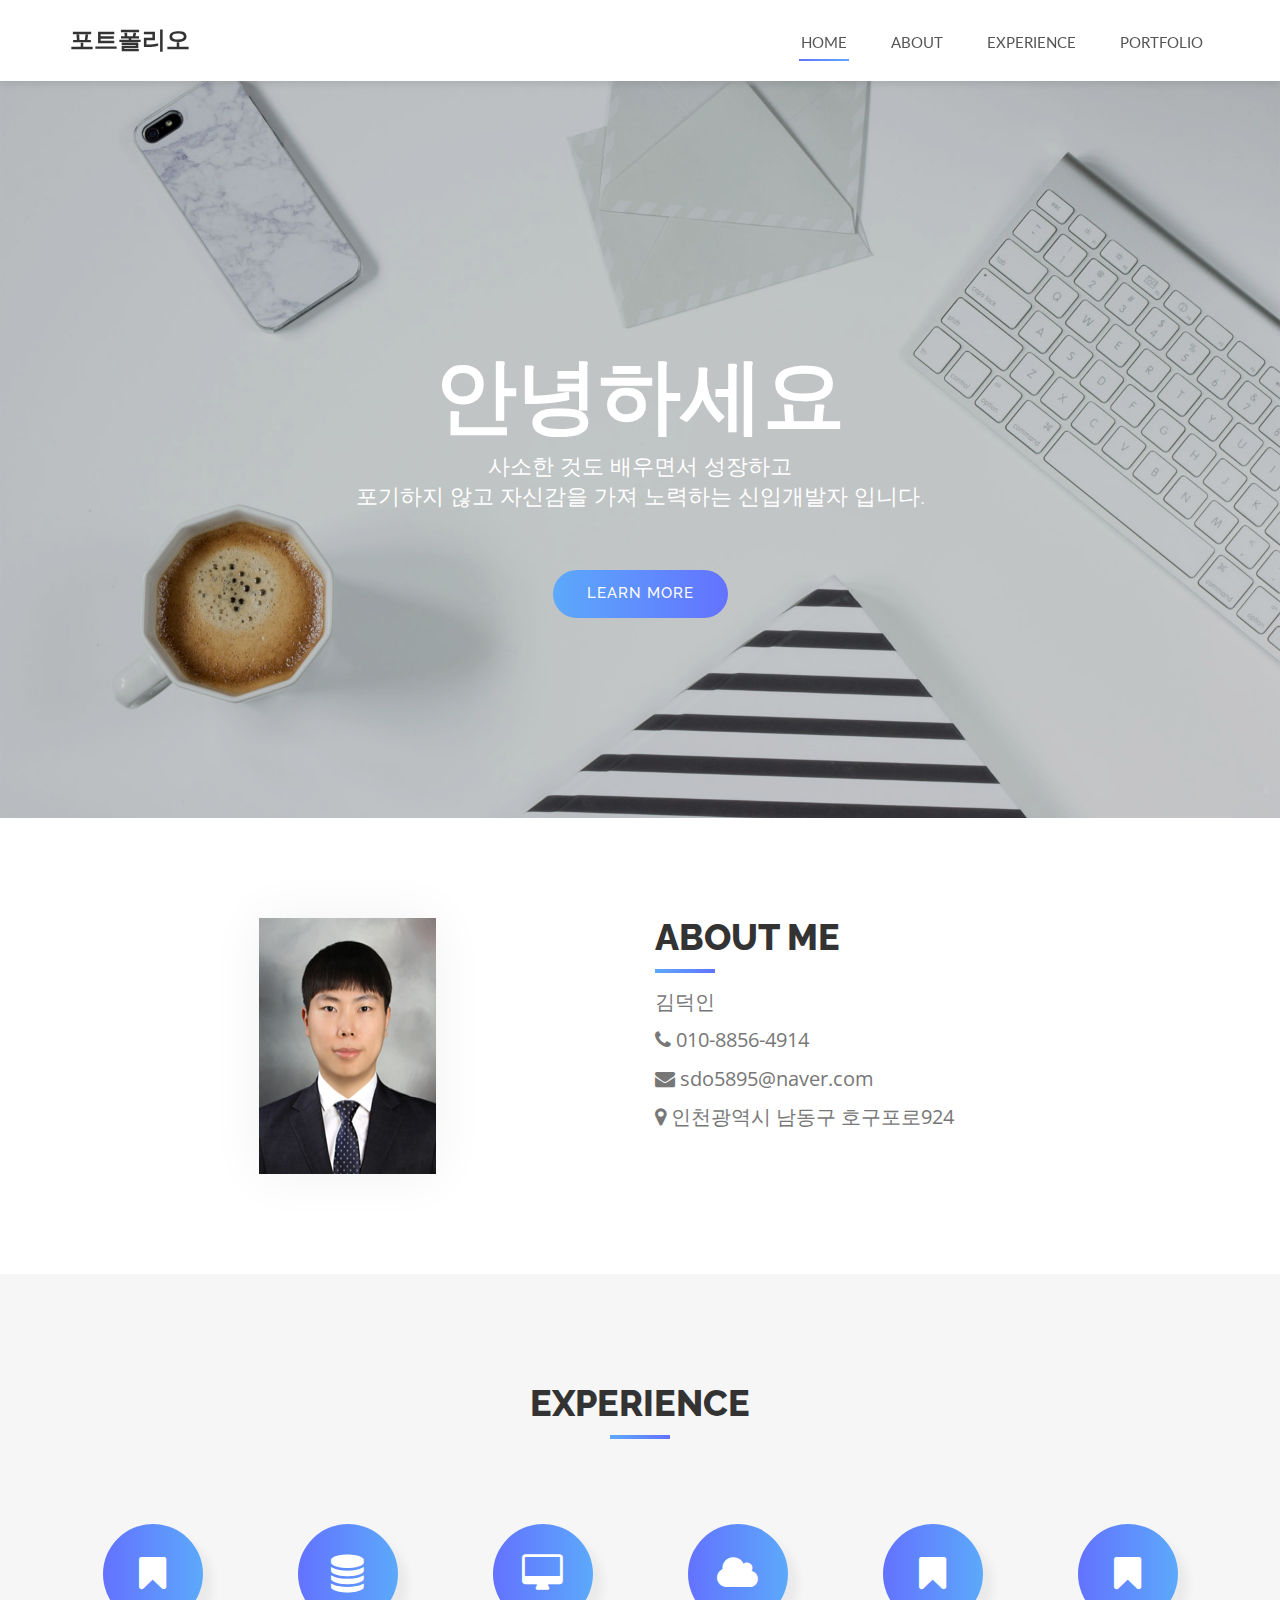
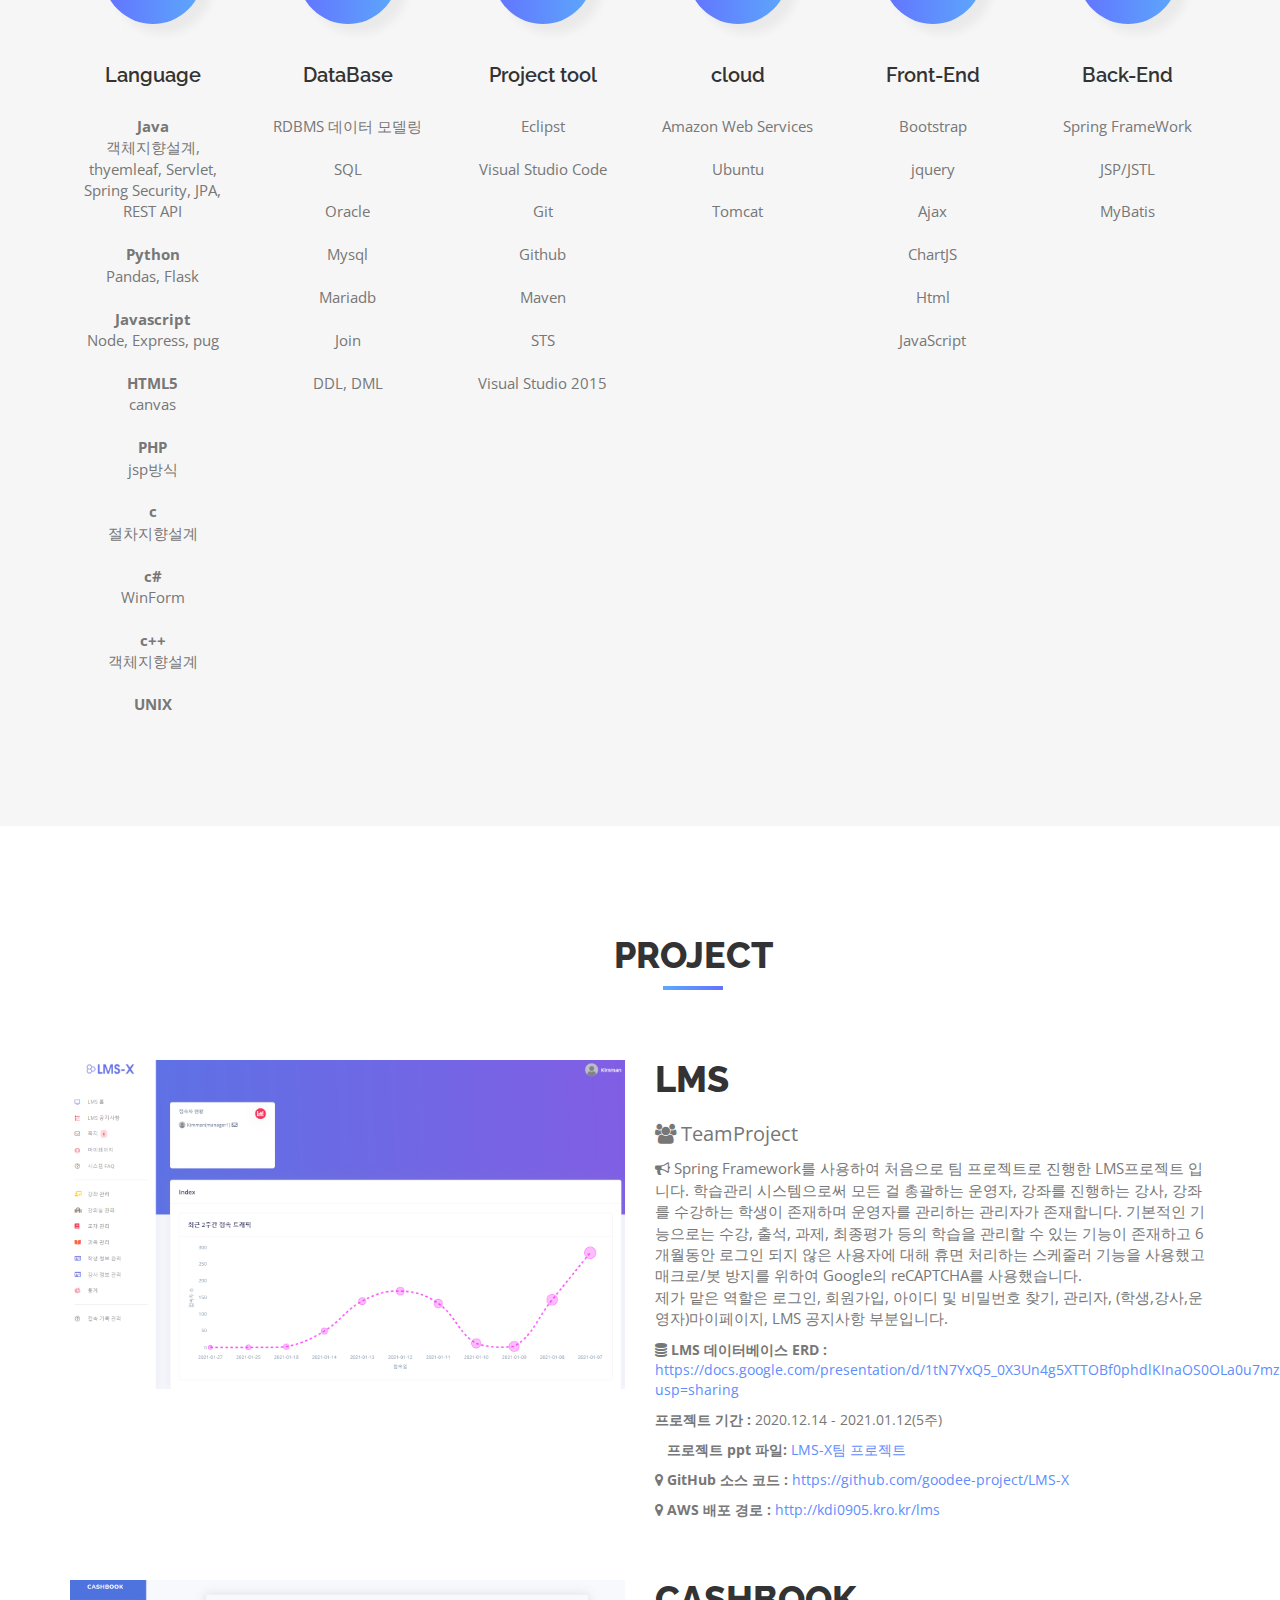
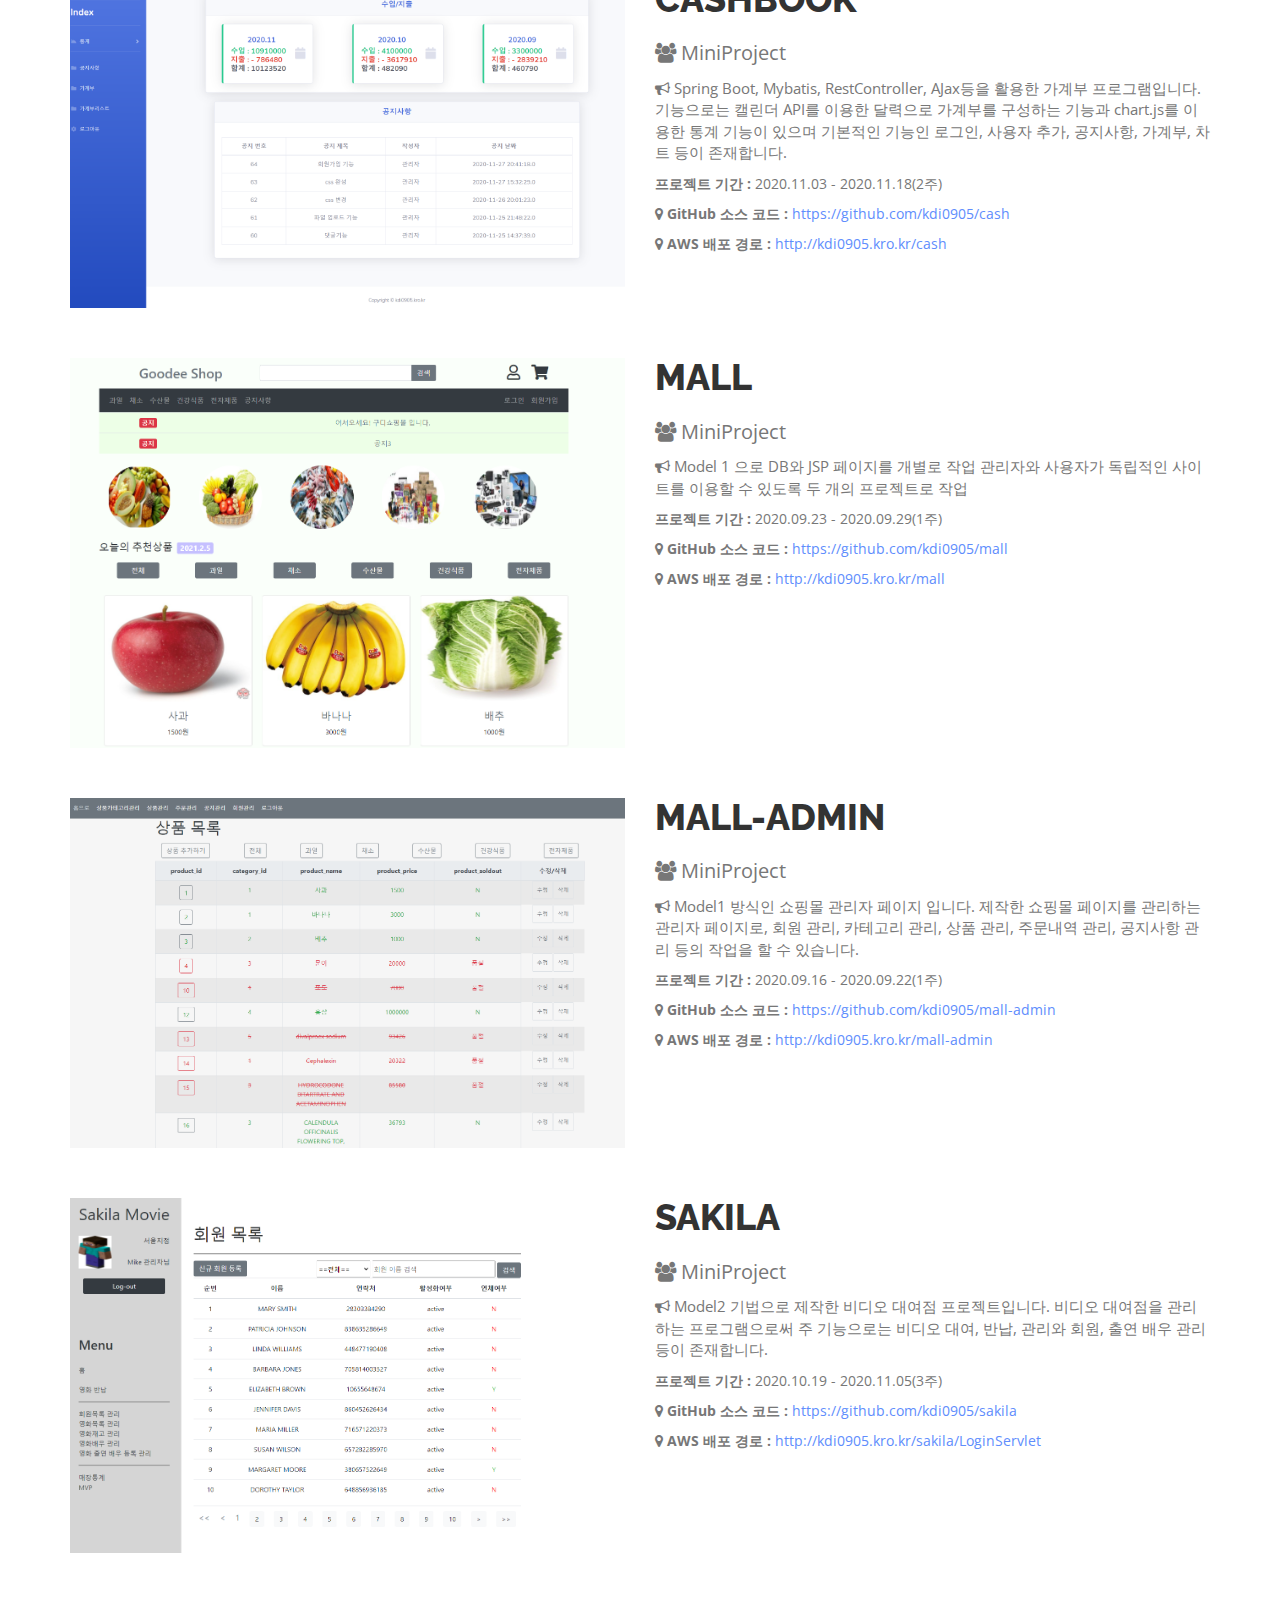
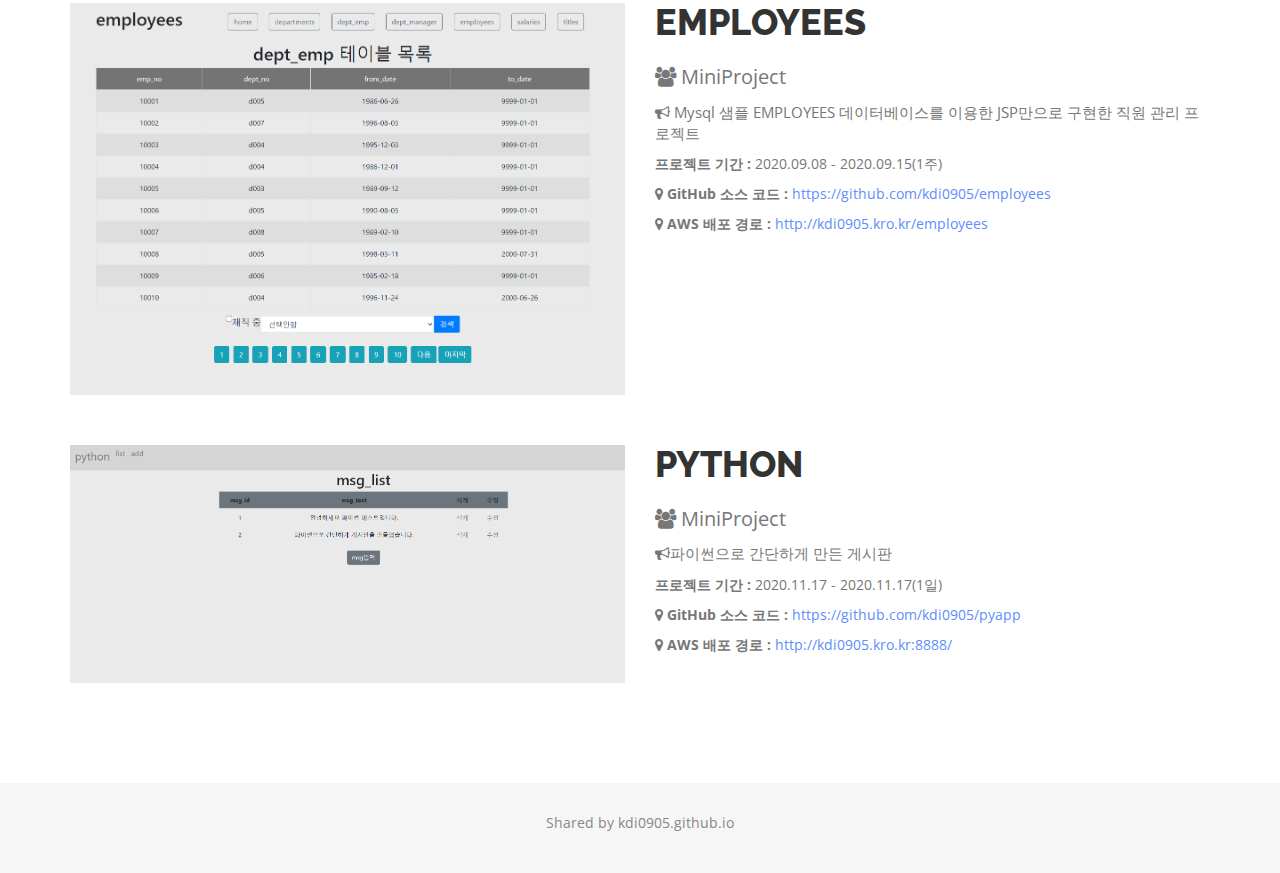
<file: index.html>
<!DOCTYPE html>
<html lang="en">
<head>
<meta charset="utf-8">
<meta name="viewport" content="width=device-width, initial-scale=1">
<title>포트폴리오</title>
<meta name="description" content="">
<meta name="author" content="">

<!-- Favicons
    ================================================== -->
<link rel="shortcut icon" href="img/favicon.ico" type="image/x-icon">
<link rel="apple-touch-icon" href="img/apple-touch-icon.png">
<link rel="apple-touch-icon" sizes="72x72" href="img/apple-touch-icon-72x72.png">
<link rel="apple-touch-icon" sizes="114x114" href="img/apple-touch-icon-114x114.png">

<!-- Bootstrap -->
<link rel="stylesheet" type="text/css"  href="css/bootstrap.css">
<link rel="stylesheet" type="text/css" href="fonts/font-awesome/css/font-awesome.css">

<!-- Stylesheet
    ================================================== -->
<link rel="stylesheet" type="text/css" href="css/style.css">
<link rel="stylesheet" type="text/css" href="css/nivo-lightbox/nivo-lightbox.css">
<link rel="stylesheet" type="text/css" href="css/nivo-lightbox/default.css">
<link href="https://fonts.googleapis.com/css?family=Open+Sans:300,400,600,700" rel="stylesheet">
<link href="https://fonts.googleapis.com/css?family=Lato:400,700" rel="stylesheet">
<link href="https://fonts.googleapis.com/css?family=Raleway:300,400,500,600,700,800,900" rel="stylesheet">
<link rel="stylesheet" href="https://use.fontawesome.com/releases/v5.7.0/css/all.css" integrity="sha384-lZN37f5QGtY3VHgisS14W3ExzMWZxybE1SJSEsQp9S+oqd12jhcu+A56Ebc1zFSJ" crossorigin="anonymous">
<!-- HTML5 shim and Respond.js for IE8 support of HTML5 elements and media queries -->
<!-- WARNING: Respond.js doesn't work if you view the page via file:// -->
<!--[if lt IE 9]>
      <script src="https://oss.maxcdn.com/html5shiv/3.7.2/html5shiv.min.js"></script>
      <script src="https://oss.maxcdn.com/respond/1.4.2/respond.min.js"></script>
    <![endif]-->
</head>
<body id="page-top" data-spy="scroll" data-target=".navbar-fixed-top">
<!-- Navigation
    ==========================================-->
    <nav id="menu" class="navbar navbar-default navbar-fixed-top">
      <div class="container"> 
        <!-- Brand and toggle get grouped for better mobile display -->
        <div class="navbar-header">
          <button type="button" class="navbar-toggle collapsed" data-toggle="collapse" data-target="#bs-example-navbar-collapse-1"> <span class="sr-only">Toggle navigation</span> <span class="icon-bar"></span> <span class="icon-bar"></span> <span class="icon-bar"></span> </button>
          <a class="navbar-brand page-scroll" href="#page-top">포트폴리오</a> </div>
        
        <!-- Collect the nav links, forms, and other content for toggling -->
        <div class="collapse navbar-collapse" id="bs-example-navbar-collapse-1">
          <ul class="nav navbar-nav navbar-right">
            <li><a href="#header" class="page-scroll">Home</a></li>
            <li><a href="#about" class="page-scroll">About</a></li>
            <li><a href="#features" class="page-scroll">experience</a></li>
            <li><a href="#portfolio" class="page-scroll">portfolio</a></li>
           
          </ul>
        </div>
        <!-- /.navbar-collapse --> 
      </div>
    </nav>
    <!-- Header -->
    <header id="header">
      <div class="intro">
        <div class="overlay">
          <div class="container">
            <div class="row">
              <div class="col-md-8 col-md-offset-2 intro-text">
                <h1>안녕하세요<span></span></h1>
                <p>사소한 것도 배우면서 성장하고 <br> 포기하지 않고 자신감을 가져 노력하는 신입개발자 입니다.</p>
                <a href="#about" class="btn btn-custom btn-lg page-scroll">Learn More</a> </div>
            </div>
          </div>
        </div>
      </div>
    </header>
<!-- About Section -->
<div id="about">
  <div class="container">
    <div class="row">
      <div class="col-xs-12 col-md-6"> <img src="img/kimdeokin.jpg" style="width:177px; height:256px; margin: auto;"  class="img-responsive" alt=""> </div>
      <div class="col-xs-12 col-md-6">
        <div class="about-text">
          <h2>About me</h2>
            
              <div style="font-size: 20px; margin-bottom: 10px;" >
                  <i class="fas fa-user-alt"></i> 김덕인
              </div>
              <div style="font-size: 20px; margin-bottom: 10px;"  >
                  <i class="fa fa-phone"></i> 010-8856-4914
              </div>
              <div style="font-size: 20px; margin-bottom: 10px;" >
                  <i class="fa fa-envelope"></i> sdo5895@naver.com
              </div>
              <div style="font-size: 20px; margin-bottom: 10px;" >
                <i class="fa fa-map-marker"></i> 인천광역시 남동구 호구포로924
              </div>
           
        </div>
      </div>
    </div>
  </div>
</div>
<!-- Features Section -->
<div id="features" class="text-center">
  <div class="container">
    <div class="col-md-10 col-md-offset-1 section-title">
      <h2>experience</h2>
    </div>
    <div class="row">
      <div class="col-xs-6 col-md-2"> <i class="fa fa-bookmark"></i>
        <h3>Language</h3><br>
        <p><strong> Java </strong><br> 객체지향설계,  thyemleaf, Servlet, Spring Security, JPA,  REST API
          <br><br><strong> Python </strong><br>  Pandas, Flask
          <br><br><strong> Javascript </strong><br>  Node, Express, pug 
          <br><br><strong>HTML5  </strong><br> canvas
          <br><br><strong>PHP  </strong><br> jsp방식
          <br><br><strong>c  </strong><br> 절차지향설계
          <br><br><Strong>c#  </Strong><br> WinForm 
          <br><br><strong>c++  </strong><br> 객체지향설계 
          <br><br><strong>UNIX  </strong></p>
      </div>
      <div class="col-xs-6 col-md-2"> <i class="fa fa-database"></i>
        <h3>DataBase</h3><br>
        <p>RDBMS 데이터 모델링 <br><br> SQL  <br><br> Oracle <br><br> Mysql <br><br> Mariadb <br><br>Join <br><br> DDL, DML </p>
      </div>
      <div class="col-xs-6 col-md-2"> <i class="fa fa-desktop"></i>
        <h3>Project tool</h3><br>
        <p>Eclipst <br><br> Visual Studio Code <br><br> Git <br><br> Github <br><br> Maven <br><br> STS <br><br> Visual Studio 2015</p>
      </div>
      <div class="col-xs-6 col-md-2"> <i class="fa fa-cloud"></i>
        <h3>cloud</h3><br>
        <p>Amazon Web Services <br><br> Ubuntu <br><br> Tomcat </p>
      </div>
      <div class="col-xs-6 col-md-2"> <i class="fa fa-bookmark"></i>
        <h3>Front-End</h3><br>
        <p> Bootstrap
          <br><br>jquery
          <br><br>Ajax
          <br><br>ChartJS
          <br><br>Html
          <br><br>JavaScript
        </p>
      </div>
      <div class="col-xs-6 col-md-2"> <i class="fa fa-bookmark"></i>
        <h3>Back-End</h3><br>
        <p>   Spring FrameWork
          <br><br>JSP/JSTL
          <br><br>MyBatis
        </p>
      </div>
    </div>
  </div>
</div>
<div id="portfolio">
  <div class=" col-md-offset-1 section-title text-center">
    <h2>Project</h2>
  </div>
  <div class="container">
   
    <div class="row">
      <div class="col-xs-12 col-md-6">
        <a href="http://kdi0905.kro.kr/lms" target="_blank"><img src="img/LMS.PNG" style=" margin: auto;"  class="img-responsive" alt=""></a>
      </div>
      <div class="col-xs-12 col-md-6">
        <div class="about-text">
          <h2>LMS</h2>
            
              <div style="font-size: 20px; margin-bottom: 10px;" >
                  <i class="fa fa-group"></i> TeamProject
              </div>
              
              <div style="font-size: 15px; margin-bottom: 10px;" >
                  <i class="fa fa-bullhorn"></i> Spring Framework를 사용하여 처음으로 팀 프로젝트로 진행한 LMS프로젝트 입니다.
                  학습관리 시스템으로써 모든 걸 총괄하는 운영자, 강좌를 진행하는 강사, 강좌를 수강하는 학생이 존재하며 운영자를 관리하는 관리자가 존재합니다. 기본적인 기능으로는 수강, 출석, 과제, 최종평가 등의 학습을 관리할 수 있는 기능이 존재하고 6개월동안 로그인 되지 않은 사용자에 대해 휴면 처리하는 스케줄러 기능을 사용했고 매크로/봇 방지를 위하여 Google의 reCAPTCHA를 사용했습니다.
                  <br>
                  제가 맡은 역할은 로그인, 회원가입, 아이디 및 비밀번호 찾기, 관리자, (학생,강사,운영자)마이페이지, LMS 공지사항  부분입니다. 
              </div>
              <div style=" margin-bottom:10px;" >
                <i class="fa fa-database"></i> 
                <span><strong> LMS 데이터베이스 ERD : </strong> <a href=" https://docs.google.com/presentation/d/1tN7YxQ5_0X3Un4g5XTTOBf0phdlKInaOS0OLa0u7mzA/edit?usp=sharing" target="_blank"> https://docs.google.com/presentation/d/1tN7YxQ5_0X3Un4g5XTTOBf0phdlKInaOS0OLa0u7mzA/edit?usp=sharing</a></span><br>
              </div>
             
              <div style=" margin-bottom:10px;" >
                <i class="far fa-clock"></i> 
                <span><strong> 프로젝트 기간 : </strong> 2020.12.14 - 2021.01.12(5주)</span><br>
              </div>
              <div style=" margin-bottom:10px;" >
                <i class="fas fa-envelope-square"></i> 
                <span><strong> 프로젝트 ppt 파일: </strong><a href="img/LMS-X.pptx" download>LMS-X팀 프로젝트</a></span><br>
              </div>
              <div style=" margin-bottom:10px;" >
                <i class="fa fa-map-marker"></i> 
                <span><strong> GitHub 소스 코드 : </strong> <a href="https://github.com/goodee-project/LMS-X" target="_blank">https://github.com/goodee-project/LMS-X </a></span><br>
              </div>
              <div style=" margin-bottom:10px;" >
                <i class="fa fa-map-marker"></i> 
                <span><strong> AWS 배포 경로 :  </strong> <a href="http://kdi0905.kro.kr/lms" target="_blank">http://kdi0905.kro.kr/lms</a> </span>
              </div>
        </div>
      </div>
    </div>
  </div>
  <div class="container" style="margin-top: 50px;">
    <div class="row">
      <div class="col-xs-12 col-md-6">
        <a href="http://kdi0905.kro.kr/cash" target="_blank"> <img src="img/Cashbook.PNG" style="margin: auto;"  class="img-responsive" alt=""></a>
      </div>
      <div class="col-xs-12 col-md-6">
        <div class="about-text">
          <h2>CashBook</h2>
              <div style="font-size: 20px; margin-bottom: 10px;" >
                  <i class="fa fa-group"></i> MiniProject
              </div>
              
              <div style="font-size: 15px; margin-bottom: 10px;" >
                  <i class="fa fa-bullhorn"></i> Spring Boot, Mybatis, RestController, AJax등을 활용한 가계부 프로그램입니다. 기능으로는 캘린더 API를 이용한 달력으로 가계부를 구성하는 기능과 chart.js를 이용한 통계 기능이 있으며 기본적인 기능인 로그인, 사용자 추가, 공지사항, 가계부, 차트 등이 존재합니다.
              </div>
              <div style=" margin-bottom:10px;" >
                <i class="far fa-clock"></i> 
                <span><strong> 프로젝트 기간 : </strong>2020.11.03 - 2020.11.18(2주)</span><br>
              </div>
              <div style=" margin-bottom:10px;" >
                <i class="fa fa-map-marker"></i> 
                <span><strong> GitHub 소스 코드 : </strong> <a href="https://github.com/kdi0905/cash" target="_blank">https://github.com/kdi0905/cash</a></span><br>
              </div>
              <div style=" margin-bottom:10px;" >
                <i class="fa fa-map-marker"></i> 
                <span><strong> AWS 배포 경로 :  </strong> <a href="http://kdi0905.kro.kr/cash" target="_blank">http://kdi0905.kro.kr/cash</a> </span>
              </div>
        </div>
      </div>
    </div>
  </div>
  <div class="container" style="margin-top: 50px;">
    <div class="row">
      <div class="col-xs-12 col-md-6">
        <a href="http://kdi0905.kro.kr/mall" target="_blank"> <img src="img/mall.PNG" style=" margin: auto;"  class="img-responsive" alt=""></a>
      </div>
      <div class="col-xs-12 col-md-6">
        <div class="about-text">
          <h2>mall</h2>
              <div style="font-size: 20px; margin-bottom: 10px;" >
                  <i class="fa fa-group"></i> MiniProject
              </div>
              
              <div style="font-size: 15px; margin-bottom: 10px;" >
                  <i class="fa fa-bullhorn"></i> Model 1 으로 DB와 JSP 페이지를 개별로 작업 관리자와 사용자가 독립적인 사이트를 이용할 수 있도록 두 개의 프로젝트로 작업
              </div>
              <div style=" margin-bottom:10px;" >
                <i class="far fa-clock"></i> 
                <span><strong> 프로젝트 기간 : </strong>2020.09.23 - 2020.09.29(1주)</span><br>
              </div>
              <div style=" margin-bottom:10px;" >
                <i class="fa fa-map-marker"></i> 
                <span><strong> GitHub 소스 코드 : </strong> <a href="https://github.com/kdi0905/mall" target="_blank">https://github.com/kdi0905/mall</a></span><br>
              </div>
              <div style=" margin-bottom:10px;" >
                <i class="fa fa-map-marker"></i> 
                <span><strong> AWS 배포 경로 :  </strong> <a href="http://kdi0905.kro.kr/mall" target="_blank">http://kdi0905.kro.kr/mall</a> </span>
              </div>
        </div>
      </div>
    </div>
  </div>
  <div class="container" style="margin-top: 50px;">
    <div class="row">
      <div class="col-xs-12 col-md-6">
        <a href="http://kdi0905.kro.kr/mall-admin" target="_blank"> <img src="img/mall-admin.PNG" style=" margin: auto;"  class="img-responsive" alt=""></a>
      </div>
      <div class="col-xs-12 col-md-6">
        <div class="about-text">
          <h2>mall-admin</h2>
              <div style="font-size: 20px; margin-bottom: 10px;" >
                  <i class="fa fa-group"></i> MiniProject
              </div>
              
              <div style="font-size: 15px; margin-bottom: 10px;" >
                  <i class="fa fa-bullhorn"></i> Model1 방식인 쇼핑몰 관리자 페이지 입니다. 제작한 쇼핑몰 페이지를 관리하는 관리자 페이지로, 회원 관리, 카테고리 관리, 상품 관리, 주문내역 관리, 공지사항 관리 등의 작업을 할 수 있습니다.
              </div>
              <div style=" margin-bottom:10px;" >
                <i class="far fa-clock"></i> 
                <span><strong> 프로젝트 기간 : </strong>2020.09.16 - 2020.09.22(1주)</span><br>
              </div>
              <div style=" margin-bottom:10px;" >
                <i class="fa fa-map-marker"></i> 
                <span><strong> GitHub 소스 코드 : </strong> <a href="https://github.com/kdi0905/mall-admin" target="_blank">https://github.com/kdi0905/mall-admin</a></span><br>
              </div>
              <div style=" margin-bottom:10px;" >
                <i class="fa fa-map-marker"></i> 
                <span><strong> AWS 배포 경로 :  </strong><a href="http://kdi0905.kro.kr/mall-admin" target="_blank">http://kdi0905.kro.kr/mall-admin</a> </span>
              </div>
        </div>
      </div>
    </div>
  </div>
  <div class="container" style="margin-top: 50px;">
    <div class="row">
      <div class="col-xs-12 col-md-6">
        <a href="http://kdi0905.kro.kr/sakila/LoginServlet" target="_blank"> <img src="img/sakila.PNG" style=" margin: auto;"  class="img-responsive" alt=""></a> </div>
      <div class="col-xs-12 col-md-6">
        <div class="about-text">
          <h2>Sakila</h2>
              <div style="font-size: 20px; margin-bottom: 10px;" >
                  <i class="fa fa-group"></i> MiniProject
              </div>
              
              <div style="font-size: 15px; margin-bottom: 10px;" >
                  <i class="fa fa-bullhorn"></i> Model2 기법으로 제작한 비디오 대여점 프로젝트입니다. 비디오 대여점을 관리하는 프로그램으로써 주 기능으로는 비디오 대여, 반납, 관리와 회원, 출연 배우 관리 등이 존재합니다.
              </div>
              <div style=" margin-bottom:10px;" >
                <i class="far fa-clock"></i> 
                <span><strong> 프로젝트 기간 : </strong>2020.10.19 - 2020.11.05(3주)</span><br>
              </div>
              <div style=" margin-bottom:10px;" >
                <i class="fa fa-map-marker"></i> 
                <span><strong> GitHub 소스 코드 : </strong> <a href="https://github.com/kdi0905/sakila" target="_blank">https://github.com/kdi0905/sakila</a></span><br>
              </div>
              <div style=" margin-bottom:10px;" >
                <i class="fa fa-map-marker"></i> 
                <span><strong> AWS 배포 경로 :  </strong> <a href="http://kdi0905.kro.kr/sakila/LoginServlet" target="_blank">http://kdi0905.kro.kr/sakila/LoginServlet</a> </span>
              </div>
        </div>
      </div>
    </div>
  </div>
  <div class="container" style="margin-top: 50px;">
    <div class="row">
      <div class="col-xs-12 col-md-6">
        <a href="http://kdi0905.kro.kr/employees" target="_blank"> <img src="img/employees2.PNG" style=" margin: auto;"  class="img-responsive" alt=""></a> </div>
      <div class="col-xs-12 col-md-6">
        <div class="about-text">
          <h2>Employees</h2>
              <div style="font-size: 20px; margin-bottom: 10px;" >
                  <i class="fa fa-group"></i> MiniProject
              </div>
              
              <div style="font-size: 15px; margin-bottom: 10px;" >
                  <i class="fa fa-bullhorn"></i> Mysql 샘플 EMPLOYEES 데이터베이스를 이용한 JSP만으로 구현한 직원 관리 프로젝트
              </div>
              <div style=" margin-bottom:10px;" >
                <i class="far fa-clock"></i> 
                <span><strong> 프로젝트 기간 : </strong>2020.09.08 - 2020.09.15(1주)</span><br>
              </div>
              <div style=" margin-bottom:10px;" >
                <i class="fa fa-map-marker"></i> 
                <span><strong> GitHub 소스 코드 : </strong> <a href="https://github.com/kdi0905/employees" target="_blank">https://github.com/kdi0905/employees</a></span><br>
              </div>
              <div style=" margin-bottom:10px;" >
                <i class="fa fa-map-marker"></i> 
                <span><strong> AWS 배포 경로 :  </strong> <a href="http://kdi0905.kro.kr/employees" target="_blank">http://kdi0905.kro.kr/employees</a> </span>
              </div>
        </div>
      </div>
    </div>
  </div>
  <div class="container" style="margin-top: 50px;">
    <div class="row">
      <div class="col-xs-12 col-md-6">
        <a href="http://kdi0905.kro.kr:8888/" target="_blank"> <img src="img/pyohon.PNG" style=" margin: auto;"  class="img-responsive" alt=""></a> </div>
      <div class="col-xs-12 col-md-6">
        <div class="about-text">
          <h2>Python</h2>
              <div style="font-size: 20px; margin-bottom: 10px;" >
                  <i class="fa fa-group"></i> MiniProject
              </div>
              <div style="font-size: 15px; margin-bottom: 10px;" >
                  <i class="fa fa-bullhorn"></i>파이썬으로 간단하게 만든 게시판
              </div>
              <div style=" margin-bottom:10px;" >
                <i class="far fa-clock"></i> 
                <span><strong> 프로젝트 기간 : </strong>2020.11.17 - 2020.11.17(1일)</span><br>
              </div>
              <div style=" margin-bottom:10px;" >
                <i class="fa fa-map-marker"></i> 
                <span><strong> GitHub 소스 코드 : </strong> <a href="https://github.com/kdi0905/pyapp" target="_blank">https://github.com/kdi0905/pyapp</a></span><br>
              </div>
              <div style=" margin-bottom:10px;" >
                <i class="fa fa-map-marker"></i> 
                <span><strong> AWS 배포 경로 :  </strong> <a href="http://kdi0905.kro.kr:8888/" target="_blank">http://kdi0905.kro.kr:8888/</a> </span>
              </div>
        </div>
      </div>
    </div>
  </div>
</div>


<!-- Footer Section -->
<div id="footer">
  <div class="container text-center">
    <p>Shared by <i class="fa fa-love"></i>kdi0905.github.io</p>
  </div>
</div>
<script type="text/javascript" src="js/jquery.1.11.1.js"></script> 
<script type="text/javascript" src="js/bootstrap.js"></script> 
<script type="text/javascript" src="js/SmoothScroll.js"></script> 
<script type="text/javascript" src="js/nivo-lightbox.js"></script> 
<script type="text/javascript" src="js/jqBootstrapValidation.js"></script> 
<script type="text/javascript" src="js/contact_me.js"></script> 
<script type="text/javascript" src="js/main.js"></script>
</body>
</html>
</file>
<file: css/style.css>
body, html {
	font-family: 'Open Sans', sans-serif;
	text-rendering: optimizeLegibility !important;
	-webkit-font-smoothing: antialiased !important;
	color: #777;
	font-weight: 400;
	width: 100% !important;
	height: 100% !important;
}
h2, h3, h4 {
	font-family: 'Raleway', sans-serif;
}
h2 {
	text-transform: uppercase;
	margin: 0 0 20px 0;
	font-weight: 800;
	font-size: 36px;
	color: #333;
}
h3 {
	font-size: 20px;
	font-weight: 600;
	color: #333;
}
h4 {
	font-size: 18px;
	color: #333;
	font-weight: 600;
}
h5 {
	text-transform: uppercase;
	font-weight: 700;
	line-height: 20px;
}
p {
	font-size: 15px;
}
p.intro {
	margin: 12px 0 0;
	line-height: 24px;
}
a {
	color: #608dfd;
	font-weight: 400;
}
a:hover, a:focus {
	text-decoration: none;
	color: #608dfd;
}
ul, ol {
	list-style: none;
}
ul, ol {
	padding: 0;
	webkit-padding: 0;
	moz-padding: 0;
}
hr {
	height: 2px;
	width: 70px;
	text-align: center;
	position: relative;
	background: #1E7A46;
	margin-bottom: 20px;
	border: 0;
}
/* Navigation */
#menu {
	padding: 15px;
	transition: all 0.8s;
}
#menu.navbar-default {
	background-color: #fff;
	border-color: rgba(231, 231, 231, 0);
	box-shadow: 0 0 10px rgba(0,0,0,0.15)
}
#menu a.navbar-brand {
	font-family: 'Raleway', sans-serif;
	font-size: 24px;
	font-weight: 700;
	color: #333;
	text-transform: uppercase;
}
#menu.navbar-default .navbar-nav > li > a {
	font-family: 'Lato', sans-serif;
	text-transform: uppercase;
	color: #555;
	font-size: 15px;
	font-weight: 400;
	padding: 8px 2px;
	border-radius: 0;
	margin: 9px 20px 0 20px;
}
#menu.navbar-default .navbar-nav > li > a:after {
	display: block;
	position: absolute;
	left: 0;
	bottom: -1px;
	width: 0;
	height: 2px;
	background: linear-gradient(to right, #6372ff 0%, #5ca9fb 100%);
	content: "";
	transition: width 0.2s;
}
#menu.navbar-default .navbar-nav > li > a:hover:after {
	width: 100%;
}
.navbar-default .navbar-nav > .active > a, .navbar-default .navbar-nav > .active > a:hover, .navbar-default .navbar-nav > .active > a:focus {
	background-color: transparent;
}
.navbar-default .navbar-nav > .active > a:after, .navbar-default .navbar-nav > .active > a:hover:after, .navbar-default .navbar-nav > .active > a:focus:after {
	display: block !important;
	position: absolute !important;
	left: 0 !important;
	bottom: -1px !important;
	width: 100% !important;
	height: 2px !important;
	background: linear-gradient(to right, #6372ff 0%, #5ca9fb 100%) !important;
	content: "" !important;
	transition: width 0.2s !important;
}
.navbar-toggle {
	border-radius: 0;
}
.navbar-default .navbar-toggle:hover, .navbar-default .navbar-toggle:focus {
	background-color: #fff;
	border-color: #608dfd;
}
.navbar-default .navbar-toggle:hover>.icon-bar {
	background-color: #608dfd;
}
.section-title {
	margin-bottom: 70px;
}
.section-title h2 {
	position: relative;
	margin-top: 10px;
	margin-bottom: 15px;
	padding-bottom: 15px;
}
.section-title h2::after {
	position: absolute;
	content: "";
	background: linear-gradient(to right, #5ca9fb 0%, #6372ff 100%);
	height: 4px;
	width: 60px;
	bottom: 0;
	margin-left: -30px;
	left: 50%;
}
.section-title p {
	font-size: 18px;
}
.btn-custom {
	font-family: 'Raleway', sans-serif;
	text-transform: uppercase;
	color: #fff;
	background-color: #5ca9fb;
	background-image: linear-gradient(to right, #5ca9fb 0%, #6372ff 100%);
	padding: 14px 34px;
	letter-spacing: 1px;
	margin: 0;
	font-size: 15px;
	font-weight: 500;
	border-radius: 25px;
	transition: all 0.5s linear;
	border: 0;
}
.btn-custom:hover, .btn-custom:focus, .btn-custom.focus, .btn-custom:active, .btn-custom.active {
	color: #fff;
	background-image: none;
	background-color: #6372ff;
}
.btn:active, .btn.active {
	background-image: none;
	outline: 0;
	-webkit-box-shadow: none;
	box-shadow: none;
}
a:focus, .btn:focus, .btn:active:focus, .btn.active:focus, .btn.focus, .btn:active.focus, .btn.active.focus {
	outline: none;
	outline-offset: none;
}
/* Header Section */
.intro {
	display: table;
	width: 100%;
	padding: 0;
	background: url(../img/intro-bg.jpg) center center no-repeat;
	background-color: #e5e5e5;
	-webkit-background-size: cover;
	-moz-background-size: cover;
	background-size: cover;
	-o-background-size: cover;
}
.intro .overlay {
	background: rgba(0,0,0,0.2);
}
.intro h1 {
	font-family: 'Raleway', sans-serif;
	color: #fff;
	font-size: 82px;
	font-weight: 700;
	text-transform: uppercase;
	margin-top: 0;
	margin-bottom: 10px;
}
.intro h1 span {
	font-weight: 800;
	color: #5ca9fb;
}
.intro p {
	color: #fff;
	font-size: 22px;
	font-weight: 300;
	line-height: 30px;
	margin: 0 auto;
	margin-bottom: 60px;
}
header .intro-text {
	padding-top: 350px;
	padding-bottom: 200px;
	text-align: center;
}
/* Features Section */
#features {
	padding: 100px 0;
	background: #f6f6f6;
}
#features i.fa {
	font-size: 38px;
	margin-bottom: 20px;
	transition: all 0.5s;
	color: #fff;
	width: 100px;
	height: 100px;
	padding: 30px 0;
	border-radius: 50%;
	background: linear-gradient(to right, #6372ff 0%, #5ca9fb 100%);
	box-shadow: 10px 10px 10px rgba(0,0,0,.05);
}
/* About Section */
#about {
	padding: 100px 0;
}
#about h3 {
	font-size: 22px;
	margin: 0 0 20px 0;
}
#about h2 {
	position: relative;
	margin-bottom: 15px;
	padding-bottom: 15px;
}
#about h2::after {
	position: absolute;
	content: "";
	background: linear-gradient(to right, #5ca9fb 0%, #6372ff 100%);
	height: 4px;
	width: 60px;
	bottom: 0;
	left: 0;
}
#about .about-text li {
	margin-bottom: 6px;
	margin-left: 6px;
	list-style: none;
	padding: 0;
}
#about .about-text li:before {
	content: '\f00c';
	font-family: 'FontAwesome';
	color: #5ca9fb;
	font-size: 11px;
	font-weight: 300;
	padding-right: 8px;
}
#about img {
	width: 520px;
	margin-top: 10px;
	background: #fff;
	border-right: 0;
	box-shadow: 0 0 50px rgba(0,0,0,0.06);
}
#about p {
	line-height: 24px;
	margin: 30px 0;
}
/* Services Section */
#services {
	padding: 100px 0;
	background: linear-gradient(to right, #6372ff 0%, #5ca9fb 100%);
	color: #fff;
}
#services .service-desc {
	margin: 10px 10px 20px;
}
#services h2 {
	color: #fff;
}
#services .section-title h2::after {
	position: absolute;
	content: "";
	background: rgba(255,255,255,.3);
	height: 4px;
	width: 60px;
	bottom: 0;
	margin-left: -30px;
	left: 50%;
}
#services i.fa {
	font-size: 42px;
	width: 120px;
	height: 120px;
	padding: 40px 0;
	background: linear-gradient(to right, #6372ff 0%, #5ca9fb 100%);
	border-radius: 50%;
	color: #fff;
	box-shadow: 10px 10px 10px rgba(0,0,0,.05);
}
#services h3 {
	font-weight: 500;
	padding: 5px 0;
	color: #fff;
}
#services p {
	color: rgba(255,255,255,.75);
}
#services .service-desc {
	margin-bottom: 40px;
}
/* Portfolio Section */
#portfolio {
	padding: 100px 0;
}
.portfolio-item {
	margin: 1px -15px 0 -14px;
	padding: 0;
}
.portfolio-item .hover-bg {
	overflow: hidden;
	position: relative;
	margin: 0;
}
.hover-bg .hover-text {
	position: absolute;
	text-align: center;
	margin: 0 auto;
	color: #fff;
	background: linear-gradient(to right, rgba(99,114,255,0.8) 0%, rgba(92,169,251,0.8) 100%);
	padding: 30% 0 0 0;
	height: 100%;
	width: 100%;
	opacity: 0;
	transition: all 0.5s;
}
.hover-bg .hover-text>h4 {
	opacity: 0;
	color: #fff;
	-webkit-transform: translateY(100%);
	transform: translateY(100%);
	transition: all 0.3s;
	font-size: 18px;
	letter-spacing: 1px;
	font-weight: 500;
	text-transform: uppercase;
}
.hover-bg:hover .hover-text>h4 {
	opacity: 1;
	-webkit-backface-visibility: hidden;
	-webkit-transform: translateY(0);
	transform: translateY(0);
}
.hover-bg:hover .hover-text {
	opacity: 1;
}
/* Testimonials Section */
#testimonials {
	padding: 100px 0;
	background: #f6f6f6;
}
#testimonials i {
	color: #e6e6e6;
	font-size: 32px;
	margin-bottom: 20px;
}
.testimonial {
	position: relative;
	padding: 20px;
}
.testimonial-image {
	float: left;
	margin-right: 15px;
}
.testimonial-image, .testimonial-image img {
	display: block;
	width: 64px;
	height: 64px;
	border-radius: 50%;
}
.testimonial-content {
	position: relative;
	overflow: hidden;
}
.testimonial-content p {
	margin-bottom: 0;
	font-size: 14px;
	font-style: italic;
}
.testimonial-meta {
	margin-top: 10px;
	font-size: 15px;
	font-weight: 600;
	color: #666;
}
/* Team Section */
#team {
	padding: 100px 0;
}
#team h4 {
	margin: 5px 0;
}
#team .team-img {
	width: 240px;
}
#team .thumbnail {
	background: transparent;
	border: 0;
}
#team .thumbnail .caption {
	padding: 10px 0 0 0;
	color: #888;
}
/* Contact Section */
#contact {
	padding: 100px 0 60px 0;
	background: linear-gradient(to right, #6372ff 0%, #5ca9fb 100%);
	color: rgba(255,255,255,.75);
}
#contact .section-title {
	margin-bottom: 40px;
}
#contact .section-title p {
	font-size: 16px;
}
#contact h2 {
	color: #fff;
	margin-top: 10px;
	margin-bottom: 15px;
	padding-bottom: 15px;
}
#contact .section-title h2::after {
	position: absolute;
	content: "";
	background: rgba(255,255,255,.3);
	height: 4px;
	width: 60px;
	bottom: 0;
	left: 30px;
}
#contact h3 {
	color: #fff;
	margin-top: 80px;
	margin-bottom: 25px;
	padding-bottom: 20px;
	font-weight: 400;
}
#contact form {
	padding-top: 20px;
}
#contact .text-danger {
	color: #cc0033;
	text-align: left;
}
#contact .btn-custom {
	margin: 30px 0;
	background: transparent;
	border: 2px solid #fff;
}
#contact .btn-custom:hover {
	color: #1f386e;
	background: #fff;
}
label {
	font-size: 12px;
	font-weight: 400;
	font-family: 'Open Sans', sans-serif;
	float: left;
}
#contact .form-control {
	display: block;
	width: 100%;
	padding: 6px 12px;
	font-size: 16px;
	line-height: 1.42857143;
	color: #444;
	background-color: #fff;
	background-image: none;
	border: 1px solid #ddd;
	border-radius: 0;
	-webkit-box-shadow: none;
	box-shadow: none;
	-webkit-transition: none;
	-o-transition: none;
	transition: none;
}
#contact .form-control:focus {
	border-color: #999;
	outline: 0;
	-webkit-box-shadow: transparent;
	box-shadow: transparent;
}
.form-control::-webkit-input-placeholder {
color: #777;
}
.form-control:-moz-placeholder {
color: #777;
}
.form-control::-moz-placeholder {
color: #777;
}
.form-control:-ms-input-placeholder {
color: #777;
}
#contact .contact-item {
	margin: 20px 0;
}
#contact .contact-item span {
	color: rgba(255,255,255,1);
	margin-bottom: 10px;
	display: block;
}
#contact .contact-item i.fa {
	margin-right: 10px;
}
#contact .social {
	border-top: 1px solid rgba(255,255,255,0.15);
	padding-top: 50px;
	margin-top: 50px;
	text-align: center;
}
#contact .social ul li {
	display: inline-block;
	margin: 0 20px;
}
#contact .social i.fa {
	font-size: 22px;
	width: 48px;
	height: 48px;
	padding: 12px 0;
	border: 2px solid #fff;
	color: #fff;
	border-radius: 50%;
	transition: all 0.3s;
}
#contact .social i.fa:hover {
	color: #608dfd;
	background: #fff;
}
/* Footer Section*/
#footer {
	background: #f6f6f6;
	padding: 30px 0;
}
#footer p {
	color: #888;
	font-size: 14px;
}
#footer a {
	color: #608dfd;
}
#footer a:hover {
	border-bottom: 2px solid #608dfd;
}

@media (max-width: 768px) {
#about img {
	margin: 50px 0;
}
}
</file>
<file: css/nivo-lightbox/default.css>
/*
 * Nivo Lightbox Default Theme v1.0
 * http://dev7studios.com/nivo-lightbox
 *
 * Copyright 2013, Dev7studios
 * Free to use and abuse under the MIT license.
 * http://www.opensource.org/licenses/mit-license.php
 */
 
 .nivo-lightbox-theme-default * {
    -webkit-box-sizing: initial !important;
    -moz-box-sizing: initial !important;
    box-sizing: initial !important;
 }
.nivo-lightbox-theme-default.nivo-lightbox-overlay { 
	background: #666;
	background: rgba(0,0,0,0.6); 
}
.nivo-lightbox-theme-default .nivo-lightbox-content.nivo-lightbox-loading { background: url(loading.gif) no-repeat 50% 50%; }

.nivo-lightbox-theme-default .nivo-lightbox-nav {
	top: 10%;
	width: 8%;
	height: 80%;
	text-indent: -9999px;
	background-repeat: no-repeat;
	background-position: 50% 50%;
	opacity: 0.5;
}
.nivo-lightbox-theme-default .nivo-lightbox-nav:hover { 
	opacity: 1; 
	background-color: transparent;
}
.nivo-lightbox-theme-default .nivo-lightbox-prev { 
	background-image: url(prev.png); 
	border-radius: 0 3px 3px 0;
}
.nivo-lightbox-theme-default .nivo-lightbox-next { 
	background-image: url(next.png); 
	border-radius: 3px 0 0 3px;
}

.nivo-lightbox-theme-default .nivo-lightbox-close {
	display: block;
	background: url(close.png) no-repeat 5px 5px;
	width: 16px;
	height: 16px;
	text-indent: -9999px;
	padding: 5px;
	opacity: 0.5;
}
.nivo-lightbox-theme-default .nivo-lightbox-close:hover { opacity: 1; }

.nivo-lightbox-theme-default .nivo-lightbox-title-wrap { bottom: -7%; }
.nivo-lightbox-theme-default .nivo-lightbox-title {
	font: 14px/20px 'Helvetica Neue', Helvetica, Arial, sans-serif;
	font-style: normal;
	font-weight: normal;
	background: #000;
	color: #fff;
	padding: 7px 15px;
	border-radius: 30px;
}

.nivo-lightbox-theme-default .nivo-lightbox-image img {
	background: #fff;
	-webkit-box-shadow: 0px 1px 1px rgba(0,0,0,0.4);
	   -moz-box-shadow: 0px 1px 1px rgba(0,0,0,0.4);
	        box-shadow: 0px 1px 1px rgba(0,0,0,0.4);
}
.nivo-lightbox-theme-default .nivo-lightbox-ajax,
.nivo-lightbox-theme-default .nivo-lightbox-inline {
	background: #fff;
	padding: 40px;
	-webkit-box-shadow: 0px 1px 1px rgba(0,0,0,0.4);
	   -moz-box-shadow: 0px 1px 1px rgba(0,0,0,0.4);
	        box-shadow: 0px 1px 1px rgba(0,0,0,0.4);
}

@media (-webkit-min-device-pixel-ratio: 1.3),
       (-o-min-device-pixel-ratio: 2.6/2),
       (min--moz-device-pixel-ratio: 1.3),
       (min-device-pixel-ratio: 1.3),
       (min-resolution: 1.3dppx) {

	.nivo-lightbox-theme-default .nivo-lightbox-content.nivo-lightbox-loading { 
		background-image: url(loading@2x.gif); 
		background-size: 32px 32px;
	}
	.nivo-lightbox-theme-default .nivo-lightbox-prev { 
		background-image: url(prev@2x.png); 
		background-size: 48px 48px;
	}
	.nivo-lightbox-theme-default .nivo-lightbox-next { 
		background-image: url(next@2x.png); 
		background-size: 48px 48px;
	}
	.nivo-lightbox-theme-default .nivo-lightbox-close { 
		background-image: url(close@2x.png); 
		background-size: 16px 16px;
	}
	
}
</file>
